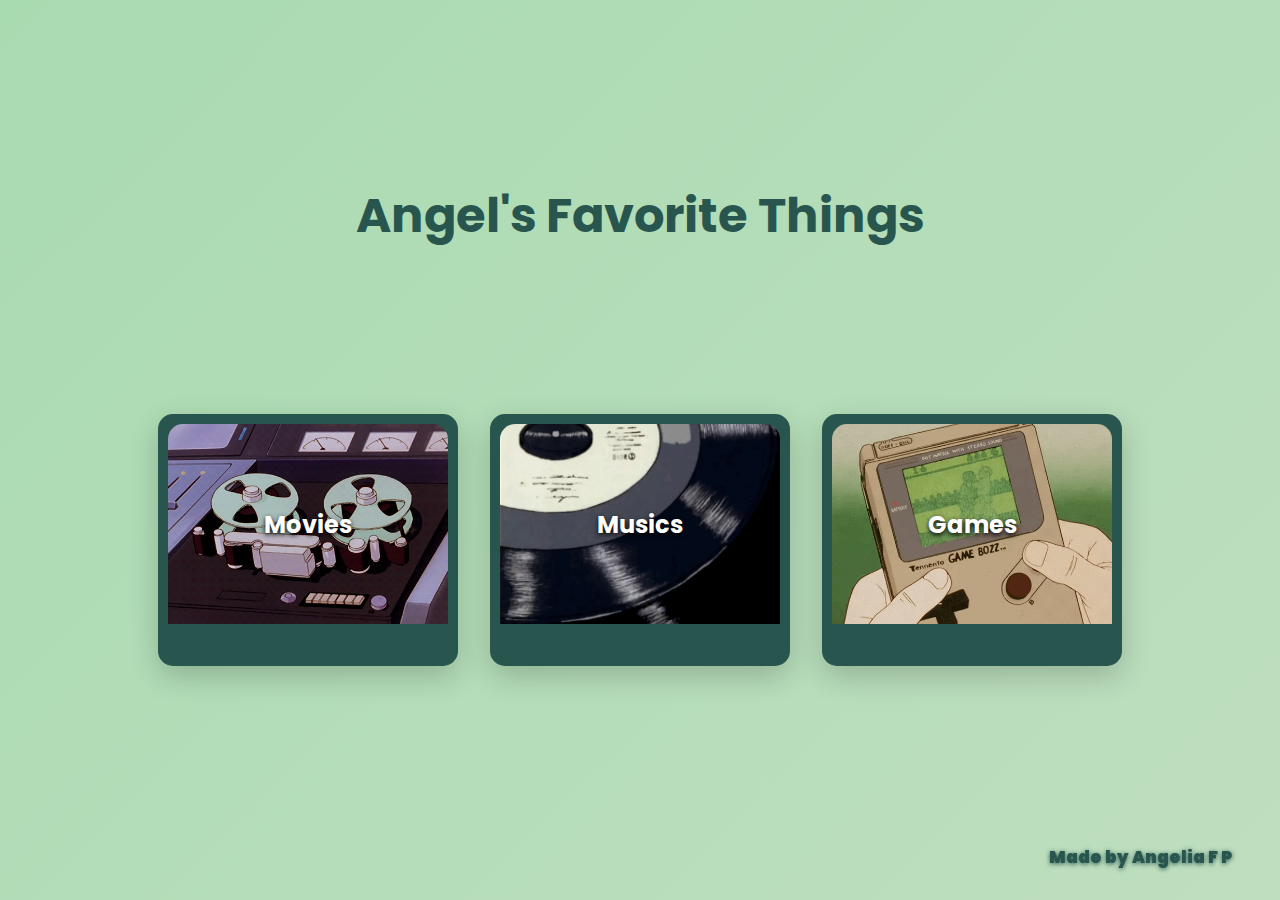
<file: index.html>
<!DOCTYPE html>
<html lang="en">
  <head>
    <meta charset="UTF-8" />
    <meta name="viewport" content="width=device-width, initial-scale=1.0" />
    <link rel="stylesheet" href="style.css" />
    <link
      href="https://fonts.googleapis.com/css2?family=Poppins:wght@300;400;700&display=swap"
      rel="stylesheet"
    />
    <link
      href="https://fonts.googleapis.com/css2?family=Press+Start+2P&display=swap"
      rel="stylesheet"
    />
    <title>My Favorite Things</title>
  </head>
  <body>
    <header>
      <section class="gif-background">
        <h1 class="typewriter">
          <span class="gradient-text">Angel's Favorite Things</span>
        </h1>
      </section>
    </header>
    <div class="container">
      <div class="card movies">
        <div class="face face1">
          <div class="content">
            <h3>Movies</h3>
          </div>
        </div>
        <div class="face face2">
          <div class="content">
            <p>I really like watching movies!</p>
            <a href="movies.html">Read More</a>
          </div>
        </div>
      </div>
      <div class="card musics">
        <div class="face face1">
          <div class="content">
            <h3>Musics</h3>
          </div>
        </div>
        <div class="face face2">
          <div class="content">
            <p>Music calms my nerves.</p>
            <a href="musics.html">Read More</a>
          </div>
        </div>
      </div>
      <div class="card games">
        <div class="face face1">
          <div class="content">
            <h3>Games</h3>
          </div>
        </div>
        <div class="face face2">
          <div class="content">
            <p>Just one more level...</p>
            <a href="games.html">Read More</a>
          </div>
        </div>
      </div>
    </div>
    <footer>
      <div class="footerr"><p>Made by Angelia F P</p></div>
    </footer>
  </body>
</html>
</file>
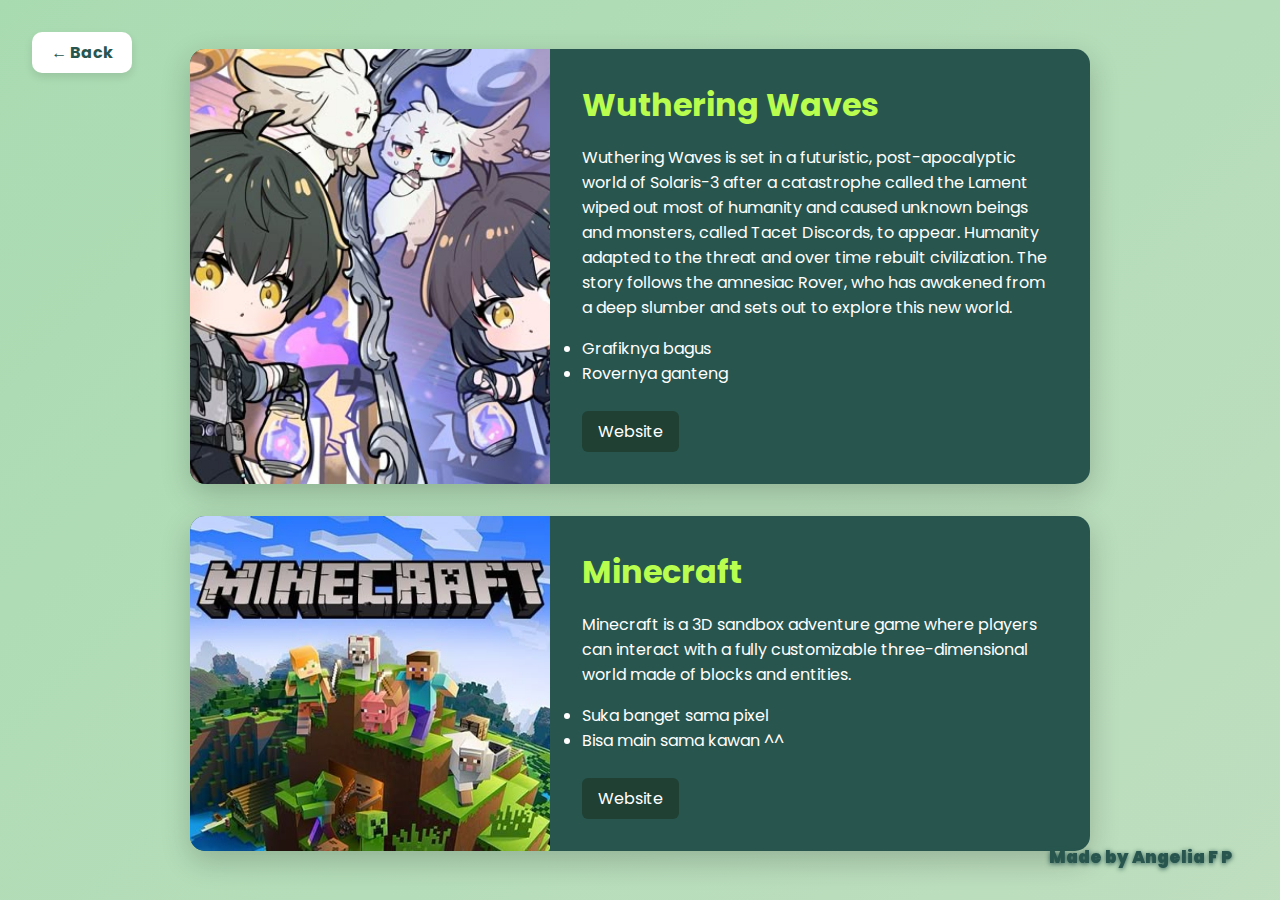
<file: games.html>
<!DOCTYPE html>
<html lang="en">
  <head>
    <meta charset="UTF-8" />
    <meta name="viewport" content="width=device-width, initial-scale=1.0" />
    <title>My Favorite Movies</title>
    <link rel="stylesheet" href="style.css" />
    <link
      href="https://fonts.googleapis.com/css2?family=Poppins:wght@400;600&display=swap"
      rel="stylesheet"
    />
  </head>
  <body class="body">
    <div class="hero-wrapper">
      <div class="gif-background">
        <a href="index.html" class="back-button">← Back</a>
      </div>

      <div class="movie-card-container">
        <div class="movie-card">
          <div
            class="movie-image"
            style="background-image: url('img/wuthering.jpg')"
          ></div>
          <div class="movie-info">
            <h2>Wuthering Waves</h2>
            <p>
              Wuthering Waves is set in a futuristic, post-apocalyptic world of
              Solaris-3 after a catastrophe called the Lament wiped out most of
              humanity and caused unknown beings and monsters, called Tacet
              Discords, to appear. Humanity adapted to the threat and over time
              rebuilt civilization. The story follows the amnesiac Rover, who
              has awakened from a deep slumber and sets out to explore this new
              world.
            </p>
            <ul>
              <li>Grafiknya bagus</li>
              <li>Rovernya ganteng</li>
            </ul>
            <br />
            <a
              href="https://wutheringwaves.kurogames.com/en/main"
              target="_blank"
              >Website</a
            >
          </div>
        </div>

        <div class="movie-card">
          <div
            class="movie-image"
            style="background-image: url('img/minecraft.jpg')"
          ></div>
          <div class="movie-info">
            <h2>Minecraft</h2>
            <p>
              Minecraft is a 3D sandbox adventure game where players can
              interact with a fully customizable three-dimensional world made of
              blocks and entities.
            </p>
            <ul>
              <li>Suka banget sama pixel</li>
              <li>Bisa main sama kawan ^^</li>
            </ul>
            <br />
            <a href="https://www.minecraft.net/en-us" target="_blank"
              >Website</a
            >
          </div>
        </div>
      </div>
    </div>
    <footer>
      <div class="footerr"><p>Made by Angelia F P</p></div>
    </footer>
  </body>
</html>
</file>
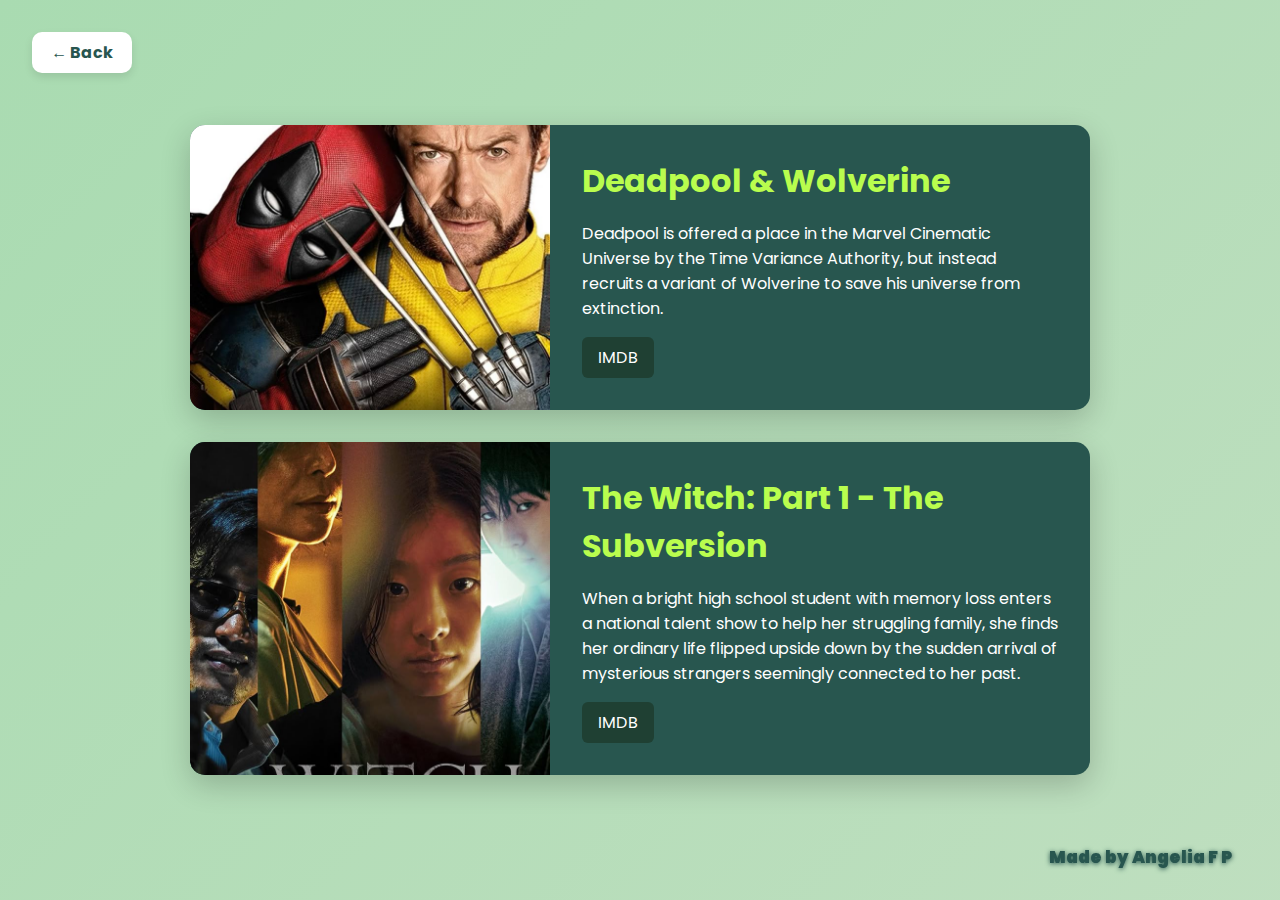
<file: movies.html>
<!DOCTYPE html>
<html lang="en">
  <head>
    <meta charset="UTF-8" />
    <meta name="viewport" content="width=device-width, initial-scale=1.0" />
    <title>My Favorite Movies</title>
    <link rel="stylesheet" href="style.css" />
    <link
      href="https://fonts.googleapis.com/css2?family=Poppins:wght@400;600&display=swap"
      rel="stylesheet"
    />
  </head>
  <body class="body">
    <div class="hero-wrapper">
      <div class="gif-background">
        <a href="index.html" class="back-button">← Back</a>
      </div>

      <div class="movie-card-container">
        <div class="movie-card">
          <div
            class="movie-image"
            style="background-image: url('img/deadpoolnwolverine.jpg')"
          ></div>
          <div class="movie-info">
            <h2>Deadpool & Wolverine</h2>
            <p>
              Deadpool is offered a place in the Marvel Cinematic Universe by
              the Time Variance Authority, but instead recruits a variant of
              Wolverine to save his universe from extinction.
            </p>
            <a href="https://www.imdb.com/title/tt6263850/" target="_blank"
              >IMDB</a
            >
          </div>
        </div>

        <div class="movie-card">
          <div
            class="movie-image"
            style="background-image: url('img/theiwtch.jpg')"
          ></div>
          <div class="movie-info">
            <h2>The Witch: Part 1 - The Subversion</h2>
            <p>
              When a bright high school student with memory loss enters a
              national talent show to help her struggling family, she finds her
              ordinary life flipped upside down by the sudden arrival of
              mysterious strangers seemingly connected to her past.
            </p>
            <a href="https://www.imdb.com/title/tt8574252/" target="_blank"
              >IMDB</a
            >
          </div>
        </div>
      </div>
    </div>
    <footer>
      <div class="footerr"><p>Made by Angelia F P</p></div>
    </footer>
  </body>
</html>
</file>
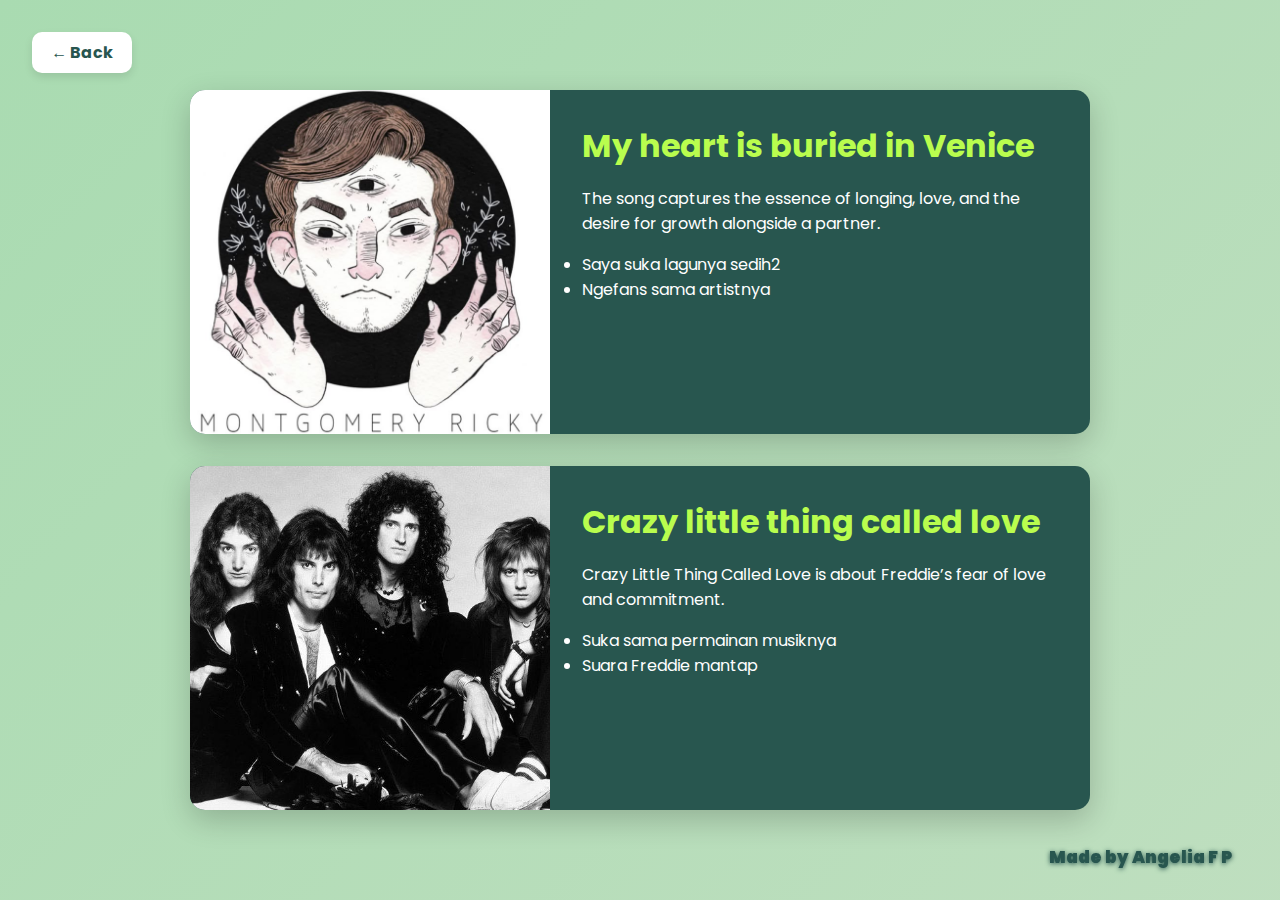
<file: musics.html>
<!DOCTYPE html>
<html lang="en">
  <head>
    <meta charset="UTF-8" />
    <meta name="viewport" content="width=device-width, initial-scale=1.0" />
    <title>My Favorite Movies</title>
    <link rel="stylesheet" href="style.css" />
    <link
      href="https://fonts.googleapis.com/css2?family=Poppins:wght@400;600&display=swap"
      rel="stylesheet"
    />
  </head>
  <body class="body">
    <div class="hero-wrapper">
      <div class="gif-background">
        <a href="index.html" class="back-button">← Back</a>
      </div>

      <div class="movie-card-container">
        <div class="movie-card">
          <div
            class="movie-image"
            style="background-image: url('img/ricky.jpg')"
          ></div>
          <div class="movie-info">
            <h2>My heart is buried in Venice</h2>
            <p>
              The song captures the essence of longing, love, and the desire for
              growth alongside a partner.
            </p>
            <ul>
              <li>Saya suka lagunya sedih2</li>
              <li>Ngefans sama artistnya</li>
            </ul>
            <br />
            <iframe
              style="border-radius: 12px"
              src="https://open.spotify.com/embed/track/02H1K5Cw9Ar89b35XwSEw6?utm_source=generator"
              width="100%"
              height="75"
              frameborder="0"
              allowfullscreen=""
              allow="autoplay; clipboard-write; encrypted-media; fullscreen; picture-in-picture"
              loading="lazy"
            ></iframe>
          </div>
        </div>

        <div class="movie-card">
          <div
            class="movie-image"
            style="background-image: url('img/queen.jpg')"
          ></div>
          <div class="movie-info">
            <h2>Crazy little thing called love</h2>
            <p>
              Crazy Little Thing Called Love is about Freddie’s fear of love and
              commitment.
            </p>
            <ul>
              <li>Suka sama permainan musiknya</li>
              <li>Suara Freddie mantap</li>
            </ul>
            <br />
            <iframe
              style="border-radius: 12px"
              src="https://open.spotify.com/embed/track/6tHbdO9NoLK5kahpXqw8xi?utm_source=generator"
              width="100%"
              height="75"
              frameborder="0"
              allowfullscreen=""
              allow="autoplay; clipboard-write; encrypted-media; fullscreen; picture-in-picture"
              loading="lazy"
            ></iframe>
          </div>
        </div>
      </div>
    </div>
    <footer>
      <div class="footerr"><p>Made by Angelia F P</p></div>
    </footer>
  </body>
</html>
</file>
<file: style.css>
* {
  margin: 0;
  padding: 0;
  box-sizing: border-box;
}

body {
  font-family: 'Poppins', sans-serif;
  background: #f3f6eb;
  overflow-x: hidden;
}

.body {
  background-color: #f8fbf4;
}

.gif-background {
  height: 100vh;
  width: 100vw;
  position: relative;
  display: flex;
  justify-content: center;
  align-items: center;
  background: linear-gradient(-45deg, #f3f6eb, #d4e2cd, rgb(169, 219, 177));
  background-size: 400% 400%;
  animation: gradientBG 10s ease infinite;
  z-index: 1;
  overflow: hidden;
}

.gif-background h1 {
  position: absolute;
  top: 20%;
  font-size: 3rem;
  font-family: 'Poppins', sans-serif;
  color: #28564f;
  animation: bounceIn 2s ease-out;
}

@keyframes gradientBG {
  0% {
    background-position: 0% 50%;
  }
  50% {
    background-position: 100% 50%;
  }
  100% {
    background-position: 0% 50%;
  }
}

@keyframes bounceIn {
  0% {
    transform: translateY(-100%);
  }
  60% {
    transform: translateY(30px);
  }
  80% {
    transform: translateY(-10px);
  }
  100% {
    transform: translateY(0);
  }
}

.container {
  position: absolute;
  top: 60%;
  left: 50%;
  transform: translate(-50%, -50%);
  display: flex;
  justify-content: center;
  align-items: flex-start;
  gap: 2rem;
  z-index: 3;
  padding: 2rem;
}

.card {
  width: 300px;
  background: #28564f;
  overflow: hidden;
  box-shadow: 0 10px 30px rgba(0, 0, 0, 0.2);
  transition: 0.4s ease;
  cursor: pointer;
  border-radius: 15px;
  border: 10px solid #28564f;
}

.card .face1 {
  height: 200px;
  background-position: center;
  background-size: cover;
  display: flex;
  justify-content: center;
  align-items: center;
  transition: transform 0.4s ease;
  border-top-left-radius: 15px;
  border-top-right-radius: 15px;
}

.card.movies .face1 {
  background-image: url('img/moviecover.png');
}

.card.movies:hover .face1 {
  background-image: url('img/movie.gif');
}

.card.musics .face1 {
  background-image: url('img/musiccover.png');
}

.card.musics:hover .face1 {
  background-image: url('img/music.gif');
}

.card.games .face1 {
  background-image: url('img/gameycover.png');
}

.card.games:hover .face1 {
  background-image: url('img/gamey.gif');
}

.card:hover .face1 {
  transform: scale(0.9);
}


.card .face2 {
  background: #28564f;
  text-align: center;
  padding: 1rem;
  opacity: 0;
  max-height: 0;
  overflow: hidden;
  transition: max-height 0.4s ease, opacity 0.4s ease;
  border-bottom-left-radius: 15px;
  border-bottom-right-radius: 15px;
}

.card:hover .face2 {
  opacity: 1;
  max-height: 200px;
}

.card .face2 .content p {
  margin-bottom: 0.5rem;
  color: white;
}

.card .face2 .content a {
  display: inline-block;
  margin-top: 1rem;
  text-decoration: none;
  color: white;
  font-weight: bold;
  border: 1px solid white;
  padding: 5px 10px;
  transition: 0.3s;
}

.card .face2 .content a:hover {
  background: #333;
  color: #fff;
}

.card .face1 .content h3 {
  color: white;
  text-shadow: 0 2px 5px black;
  font-size: 1.5rem;
}

.movie-card-container {
  position: absolute;
  top: 50%;
  left: 50%;
  transform: translate(-50%, -50%);
  z-index: 2;
  display: flex;
  flex-direction: column;
  align-items: center;
  gap: 2rem;
  width: 100%;
  padding: 0 1rem;
}

.movie-card {
  display: flex;
  width: 90%;
  max-width: 900px;
  background: #28564f;
  color: white;
  border-radius: 15px;
  overflow: hidden;
  box-shadow: 0 10px 30px rgba(0, 0, 0, 0.2);
  transition: transform 0.3s ease;
}

.movie-card:hover {
  transform: translateY(-5px);
}

.movie-image {
  width: 40%;
  background-size: cover;
  background-position: center;
}

.movie-info {
  padding: 2rem;
  width: 60%;
  display: flex;
  flex-direction: column;
  justify-content: center;
}

.movie-info h2 {
  font-size: 2rem;
  margin-bottom: 1rem;
  color: #B9FD4E;
}

.movie-info p {
  font-size: 1rem;
  margin-bottom: 1rem;
}

.movie-info a {
  align-self: flex-start;
  text-decoration: none;
  color: white;
  background: #1f4033;
  padding: 0.5rem 1rem;
  border-radius: 6px;
  transition: background 0.3s;
}

.movie-info a:hover {
  background: #333;
}

.back-button {
  position: absolute;
  top: 2rem;
  left: 2rem;
  text-decoration: none;
  color: #28564f;
  background: white;
  padding: 0.5rem 1.2rem;
  border-radius: 10px;
  font-weight: bold;
  box-shadow: 0 4px 8px rgba(0, 0, 0, 0.1);
  transition: background 0.3s ease, transform 0.2s ease;
  z-index: 999;
}

.back-button:hover {
  background: rgb(255, 255, 255);
  transform: translateY(-2px);
}

footer{
  position: absolute;
  width: 100%;
  bottom: 0;
  z-index: 2;
}

.footerr {
  position: fixed;
  bottom: 0;
  left: 0;
  width: 100%;
  padding: 1rem 2rem;
  z-index: 100;
  color: #28564f;
  font-weight: bold;
  text-align: right;
  text-shadow: 0 1px 5px #28564f;
}


.footerr p {
  color: #28564f;
  text-decoration: none;
  padding: 14px 16px;
  font-size: 17px;
  font-weight: 1000;
}
</file>
